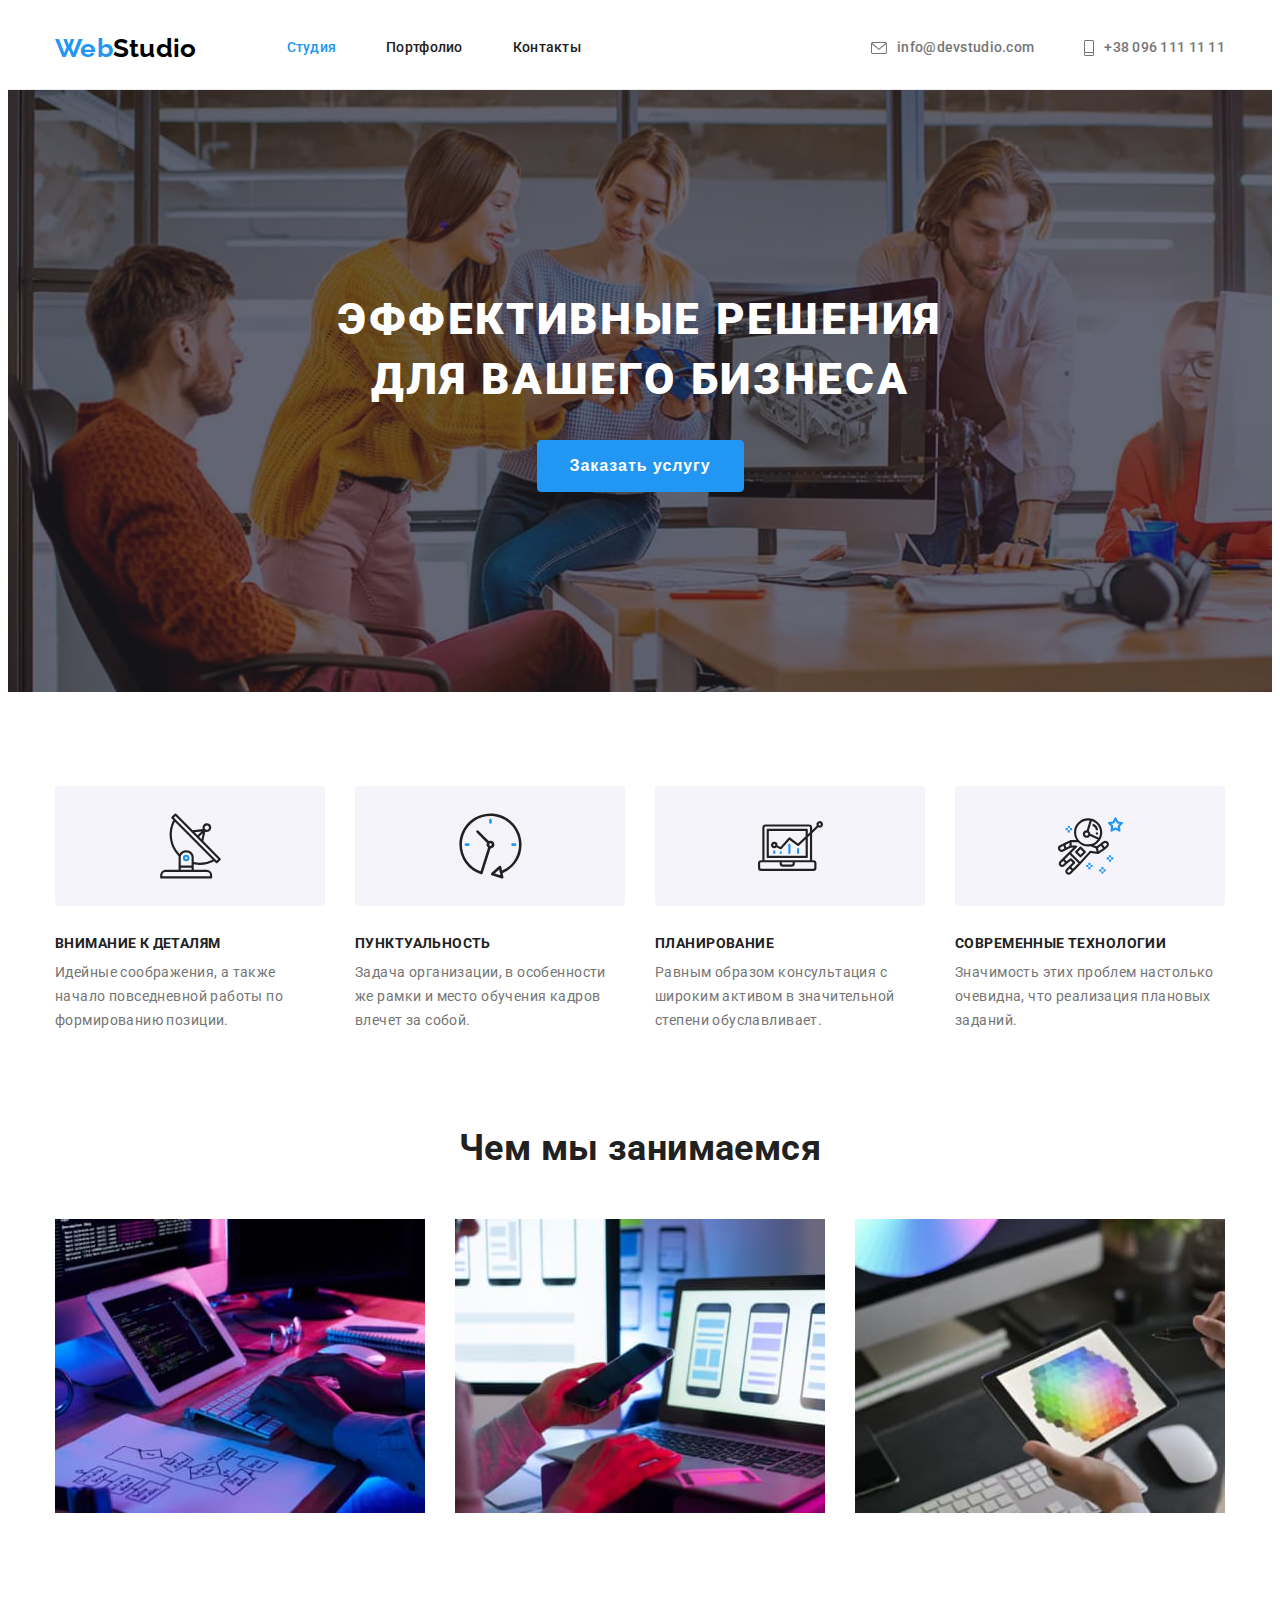
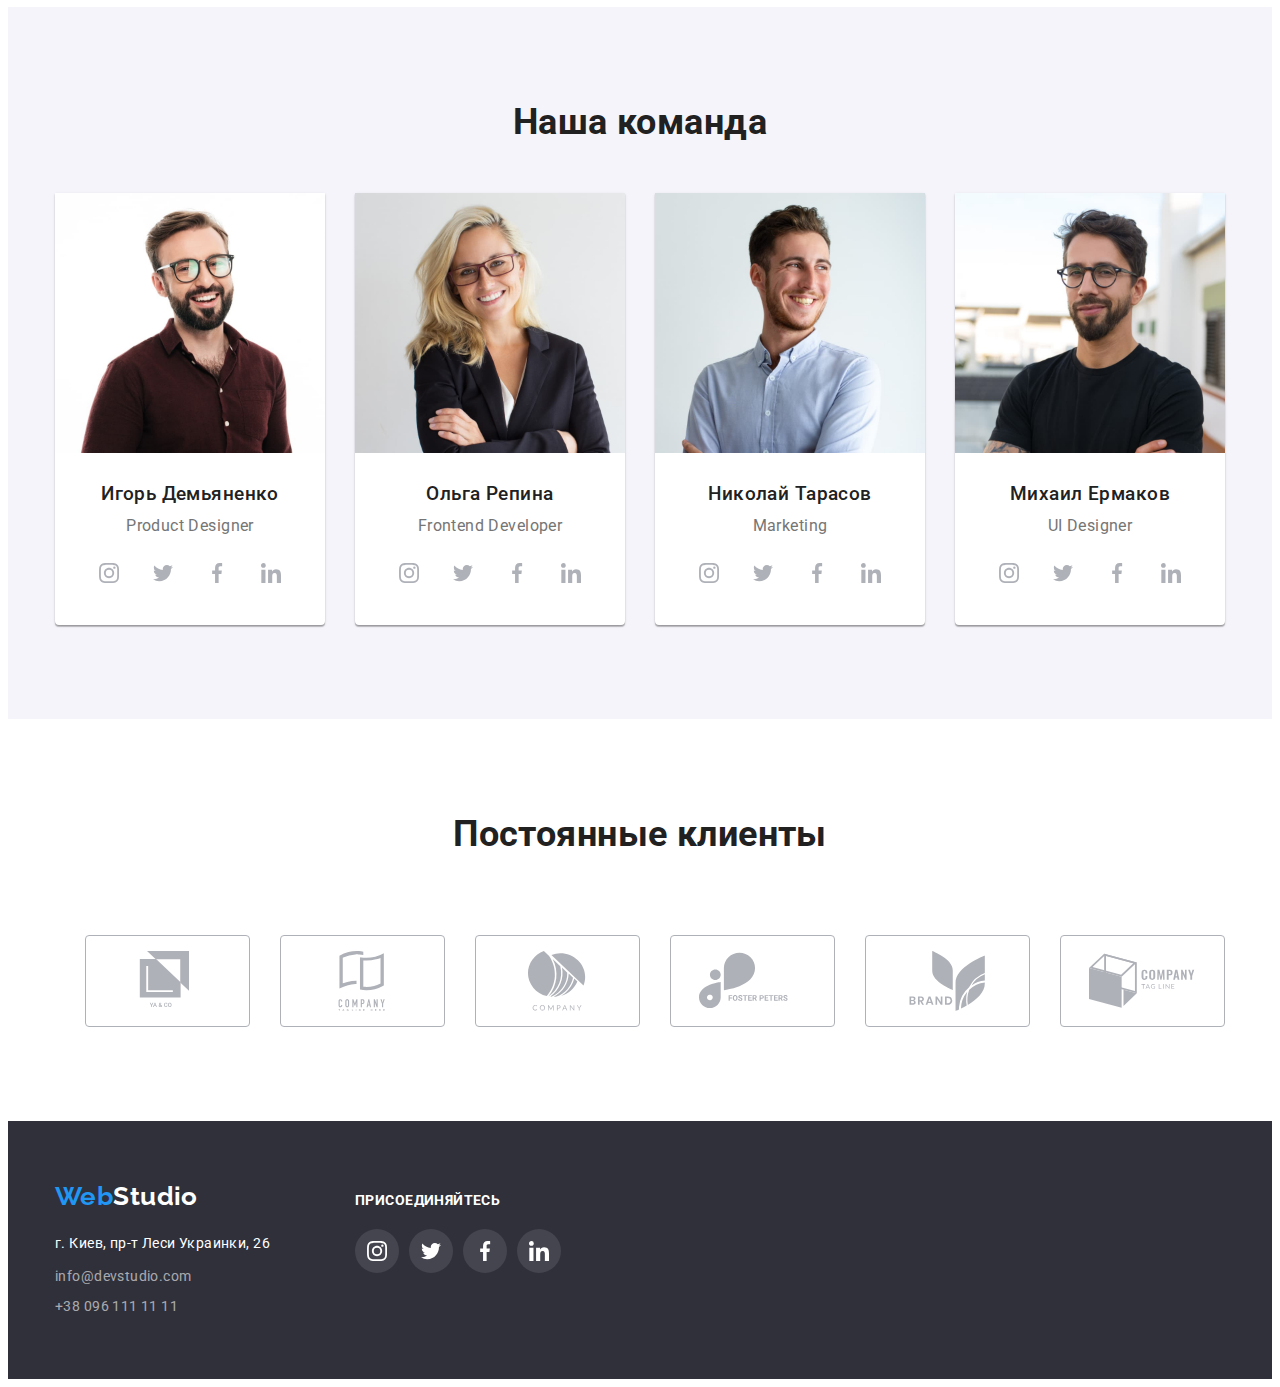
<file: index.html>
<!DOCTYPE html>
<html lang="ru">
  <head>
    <meta charset="UTF-8" />
    <meta http-equiv="X-UA-Compatible" content="IE=edge" />
    <meta name="viewport" content="width=device-width, initial-scale=1.0" />
    <link rel="preconnect" href="https://fonts.gstatic.com" />
    <link
      href="https://fonts.googleapis.com/css2?family=Raleway:wght@700&family=Roboto:wght@400;500;700;900&display=swap"
      rel="stylesheet"
    />
    <link
      rel="stylesheet"
      href="https://cdnjs.cloudflare.com/ajax/libs/modern-normalize/1.0.0/modern-normalize.min.css"
      integrity="sha512-ISS7cAi1PEhQ8jnbJpJZMd29NlhNj4AWYyLOSp2CE/CsHxTCu+r+t0D2yoJudVrd0/8fTVPUVDzY5Tvli75u/g=="
      crossorigin="anonymous"
    />
    <link rel="stylesheet" href="./css/styles.css" />
    <title>WebStudio | Студия</title>
  </head>
  <body>
    <header class="header">
      <div class="container">
        <nav class="navigation">
          <a class="logo link" href="./"><span class="accent">Web</span>Studio</a>
          <ul class="list menu">
            <li class="menu-item"><a class="link current" href="./index.html">Студия</a></li>
            <li class="menu-item"><a class="link" href="./portfolio.html">Портфолио</a></li>
            <li class="menu-item"><a class="link" href="">Контакты</a></li>
          </ul>
        </nav>
        <ul class="list contacts">
          <li class="contacts-item">
            <a class="link contacts-item-link" href="mailto:info@devstudio.com"
              ><svg width="16" height="12" class="icon contacts-icon icon-envelope">
                <use href="./images/sprite.svg#icon-envelope"></use>
              </svg>
              info@devstudio.com</a
            >
          </li>
          <li class="contacts-item">
            <a class="link contacts-item-link" href="tel:+380961111111"
              ><svg width="10" height="16" class="icon contacts-icon icon-smartphone">
                <use href="./images/sprite.svg#icon-cell"></use>
              </svg>
              +38 096 111 11 11</a
            >
          </li>
        </ul>
      </div>
    </header>
    <main>
      <!--Hero -->
      <section class="hero">
        <div class="container">
          <h1 class="hero-title title">Эффективные решения для вашего бизнеса</h1>
          <button class="hero-button button primary" type="button">Заказать услугу</button>
        </div>
      </section>
      <!--Characteristics-->
      <section class="qualities section">
        <div class="container">
          <h2 class="title section-title visually-hidden">Особенности</h2>
          <ul class="list flex-grid qualities-list">
            <li class="flex-grid-item qualities-list-item">
              <div class="qualities-icon-container">
                <svg width="65" height="70" class="icon qualities-icon">
                  <use href="./images/sprite.svg#icon-antenna"></use>
                </svg>
              </div>
              <h3 class="qualities-list-item-title title">Внимание к деталям</h3>
              <p class="qualities-list-item-text">
                Идейные соображения, а также начало повседневной работы по формированию позиции.
              </p>
            </li>
            <li class="flex-grid-item qualities-list-item">
              <div class="qualities-icon-container">
                <svg width="65" height="70" class="icon qualities-icon">
                  <use href="./images/sprite.svg#icon-clock"></use>
                </svg>
              </div>
              <h3 class="qualities-list-item-title title">Пунктуальность</h3>
              <p class="qualities-list-item-text">
                Задача организации, в особенности же рамки и место обучения кадров влечет за собой.
              </p>
            </li>
            <li class="flex-grid-item qualities-list-item">
              <div class="qualities-icon-container">
                <svg width="65" height="70" class="icon qualities-icon">
                  <use href="./images/sprite.svg#icon-diagram"></use>
                </svg>
              </div>
              <h3 class="qualities-list-item-title title">Планирование</h3>
              <p class="qualities-list-item-text">
                Равным образом консультация с широким активом в значительной степени обуславливает.
              </p>
            </li>
            <li class="flex-grid-item qualities-list-item">
              <div class="qualities-icon-container">
                <svg width="65" height="70" class="icon qualities-icon">
                  <use href="./images/sprite.svg#icon-astronaut"></use>
                </svg>
              </div>
              <h3 class="qualities-list-item-title title">Современные технологии</h3>
              <p class="qualities-list-item-text">
                Значимость этих проблем настолько очевидна, что реализация плановых заданий.
              </p>
            </li>
          </ul>
        </div>
      </section>
      <!--What we do-->
      <section class="section">
        <div class="container">
          <h2 class="title section-title">Чем мы занимаемся</h2>
          <ul class="list flex-grid activities-list">
            <li class="flex-grid-item activities-list-item">
              <img src="./images/img3.jpg" alt="клавиатура" width="370" />
            </li>
            <li class="flex-grid-item activities-list-item">
              <img src="./images/img2.jpg" alt="телефон" width="370" />
            </li>
            <li class="flex-grid-item activities-list-item">
              <img src="./images/img1.jpg" alt="планшет" width="370" />
            </li>
          </ul>
        </div>
      </section>
      <!--Our team-->
      <section class="team section">
        <div class="container">
          <h2 class="title section-title">Наша команда</h2>
          <ul class="list flex-grid team-list">
            <li class="flex-grid-item team-list-item">
              <img class="person-portrait" src="./images/img4.jpg" alt="Игорь Демьяненко" width="277.5" />
              <div class="person-label">
                <h3 class="person-name title">Игорь Демьяненко</h3>
                <p class="person-position">Product Designer</p>

                <ul class="list person-socials-list">
                  <li class="socials-list-item">
                    <a href="#" target="_blank" rel="noopener noreferer" class="link social-icon-link">
                      <svg width="20" height="20" class="icon social-icon">
                        <use href="./images/sprite.svg#icon-instagram"></use>
                      </svg>
                    </a>
                  </li>
                  <li class="socials-list-item">
                    <a href="#" target="_blank" rel="noopener noreferer" class="link social-icon-link">
                      <svg width="20" height="20" class="icon social-icon">
                        <use href="./images/sprite.svg#icon-twitter"></use>
                      </svg>
                    </a>
                  </li>
                  <li class="socials-list-item">
                    <a href="#" target="_blank" rel="noopener noreferer" class="link social-icon-link">
                      <svg width="20" height="20" class="icon social-icon">
                        <use href="./images/sprite.svg#icon-facebook"></use>
                      </svg>
                    </a>
                  </li>
                  <li class="socials-list-item">
                    <a href="#" target="_blank" rel="noopener noreferer" class="link social-icon-link">
                      <svg width="20" height="20" class="icon social-icon">
                        <use href="./images/sprite.svg#icon-linkedin"></use>
                      </svg>
                    </a>
                  </li>
                </ul>
              </div>
            </li>
            <li class="flex-grid-item team-list-item">
              <img class="person-portrait" src="./images/img5.jpg" alt="Ольга Репина" width="277.5" />
              <div class="person-label">
                <h3 class="person-name title">Ольга Репина</h3>
                <p class="person-position">Frontend Developer</p>
                <ul class="list person-socials-list">
                  <li class="socials-list-item">
                    <a href="#" target="_blank" rel="noopener noreferer" class="link social-icon-link">
                      <svg width="20" height="20" class="icon social-icon">
                        <use href="./images/sprite.svg#icon-instagram"></use>
                      </svg>
                    </a>
                  </li>
                  <li class="socials-list-item">
                    <a href="#" target="_blank" rel="noopener noreferer" class="link social-icon-link">
                      <svg width="20" height="20" class="icon social-icon">
                        <use href="./images/sprite.svg#icon-twitter"></use>
                      </svg>
                    </a>
                  </li>
                  <li class="socials-list-item">
                    <a href="#" target="_blank" rel="noopener noreferer" class="link social-icon-link">
                      <svg width="20" height="20" class="icon social-icon">
                        <use href="./images/sprite.svg#icon-facebook"></use>
                      </svg>
                    </a>
                  </li>
                  <li class="socials-list-item">
                    <a href="#" target="_blank" rel="noopener noreferer" class="link social-icon-link">
                      <svg width="20" height="20" class="icon social-icon">
                        <use href="./images/sprite.svg#icon-linkedin"></use>
                      </svg>
                    </a>
                  </li>
                </ul>
              </div>
            </li>
            <li class="flex-grid-item team-list-item">
              <img class="person-portrait" src="./images/img6.jpg" alt="Николай Тарасов" width="277.5" />
              <div class="person-label">
                <h3 class="person-name title">Николай Тарасов</h3>
                <p class="person-position">Marketing</p>

                <ul class="list person-socials-list">
                  <li class="socials-list-item">
                    <a href="#" target="_blank" rel="noopener noreferer" class="link social-icon-link">
                      <svg width="20" height="20" class="icon social-icon">
                        <use href="./images/sprite.svg#icon-instagram"></use>
                      </svg>
                    </a>
                  </li>
                  <li class="socials-list-item">
                    <a href="#" target="_blank" rel="noopener noreferer" class="link social-icon-link">
                      <svg width="20" height="20" class="icon social-icon">
                        <use href="./images/sprite.svg#icon-twitter"></use>
                      </svg>
                    </a>
                  </li>
                  <li class="socials-list-item">
                    <a href="#" target="_blank" rel="noopener noreferer" class="link social-icon-link">
                      <svg width="20" height="20" class="icon social-icon">
                        <use href="./images/sprite.svg#icon-facebook"></use>
                      </svg>
                    </a>
                  </li>
                  <li class="socials-list-item">
                    <a href="#" target="_blank" rel="noopener noreferer" class="link social-icon-link">
                      <svg width="20" height="20" class="icon social-icon">
                        <use href="./images/sprite.svg#icon-linkedin"></use>
                      </svg>
                    </a>
                  </li>
                </ul>
              </div>
            </li>
            <li class="flex-grid-item team-list-item">
              <img class="person-portrait" src="./images/img7.jpg" alt="Михаил Ермаков" width="277.5" />
              <div class="person-label">
                <h3 class="person-name title">Михаил Ермаков</h3>
                <p class="person-position">UI Designer</p>
                <ul class="list person-socials-list">
                  <li class="socials-list-item">
                    <a href="#" target="_blank" rel="noopener noreferer" class="link social-icon-link">
                      <svg width="20" height="20" class="icon social-icon">
                        <use href="./images/sprite.svg#icon-instagram"></use>
                      </svg>
                    </a>
                  </li>
                  <li class="socials-list-item">
                    <a href="#" target="_blank" rel="noopener noreferer" class="link social-icon-link">
                      <svg width="20" height="20" class="icon social-icon">
                        <use href="./images/sprite.svg#icon-twitter"></use>
                      </svg>
                    </a>
                  </li>
                  <li class="socials-list-item">
                    <a href="#" target="_blank" rel="noopener noreferer" class="link social-icon-link">
                      <svg width="20" height="20" class="icon social-icon">
                        <use href="./images/sprite.svg#icon-facebook"></use>
                      </svg>
                    </a>
                  </li>
                  <li class="socials-list-item">
                    <a href="#" target="_blank" rel="noopener noreferer" class="link social-icon-link">
                      <svg width="20" height="20" class="icon social-icon">
                        <use href="./images/sprite.svg#icon-linkedin"></use>
                      </svg>
                    </a>
                  </li>
                </ul>
              </div>
            </li>
          </ul>
        </div>
      </section>
      <section class="section clients-section">
        <div class="container">
          <h2 class="title section-title">Постоянные клиенты</h2>
          <ul class="list clients-list flex-grid">
            <li class="flex-grid-item clients-list-item">
              <a href="#" target="_blank" rel="noopener noreferer" class="link"
                ><svg class="client-logo-icon" width="106" height="60">
                  <use href="./images/sprite.svg#icon-logo-one"></use>
                </svg>
              </a>
            </li>
            <li class="flex-grid-item clients-list-item">
              <a href="#" target="_blank" rel="noopener noreferer" class="link"
                ><svg class="client-logo-icon" width="106" height="60">
                  <use href="./images/sprite.svg#icon-logo-two"></use>
                </svg>
              </a>
            </li>
            <li class="flex-grid-item clients-list-item">
              <a href="#" target="_blank" rel="noopener noreferer" class="link"
                ><svg class="client-logo-icon" width="106" height="60">
                  <use href="./images/sprite.svg#icon-logo-three"></use>
                </svg>
              </a>
            </li>
            <li class="flex-grid-item clients-list-item">
              <a href="#" target="_blank" rel="noopener noreferer" class="link"
                ><svg class="client-logo-icon" width="106" height="60">
                  <use href="./images/sprite.svg#icon-logo-four"></use>
                </svg>
              </a>
            </li>
            <li class="flex-grid-item clients-list-item">
              <a href="#" target="_blank" rel="noopener noreferer" class="link"
                ><svg class="client-logo-icon" width="106" height="60">
                  <use href="./images/sprite.svg#icon-logo-five"></use>
                </svg>
              </a>
            </li>
            <li class="flex-grid-item clients-list-item">
              <a href="#" target="_blank" rel="noopener noreferer" class="link"
                ><svg class="client-logo-icon" width="106" height="60">
                  <use href="./images/sprite.svg#icon-logo-six"></use>
                </svg>
              </a>
            </li>
          </ul>
        </div>
      </section>
    </main>
    <footer class="footer">
      <div class="container footer-container">
        <div class="address-container">
          <a class="logo link" href="./"><span class="accent">Web</span>Studio</a>
          <address class="address">
            <p class="address-item">г. Киев, пр-т Леси Украинки, 26</p>
            <ul class="list contacts">
              <li class="contacts-item">
                <a class="link" href="mailto:info@devstudio.com">info@devstudio.com</a>
              </li>
              <li class="contacts-item">
                <a class="link" href="tel:+380961111111">+38 096 111 11 11</a>
              </li>
            </ul>
          </address>
        </div>
        <div class="join-us-container">
          <h2 class="join-us-header">присоединяйтесь</h2>
          <ul class="list socials-list">
            <li class="socials-list-item">
              <a href="#" target="_blank" rel="noopener noreferer" class="link social-icon-link">
                <svg width="20" height="20" class="icon social-icon">
                  <use href="./images/sprite.svg#icon-instagram"></use>
                </svg>
              </a>
            </li>
            <li class="socials-list-item">
              <a href="#" target="_blank" rel="noopener noreferer" class="link social-icon-link">
                <svg width="20" height="20" class="icon social-icon">
                  <use href="./images/sprite.svg#icon-twitter"></use>
                </svg>
              </a>
            </li>
            <li class="socials-list-item">
              <a href="#" target="_blank" rel="noopener noreferer" class="link social-icon-link">
                <svg width="20" height="20" class="icon social-icon">
                  <use href="./images/sprite.svg#icon-facebook"></use>
                </svg>
              </a>
            </li>
            <li class="socials-list-item">
              <a href="#" target="_blank" rel="noopener noreferer" class="link social-icon-link">
                <svg width="20" height="20" class="icon social-icon">
                  <use href="./images/sprite.svg#icon-linkedin"></use>
                </svg>
              </a>
            </li>
          </ul>
        </div>
      </div>
    </footer>
  </body>
</html>
</file>
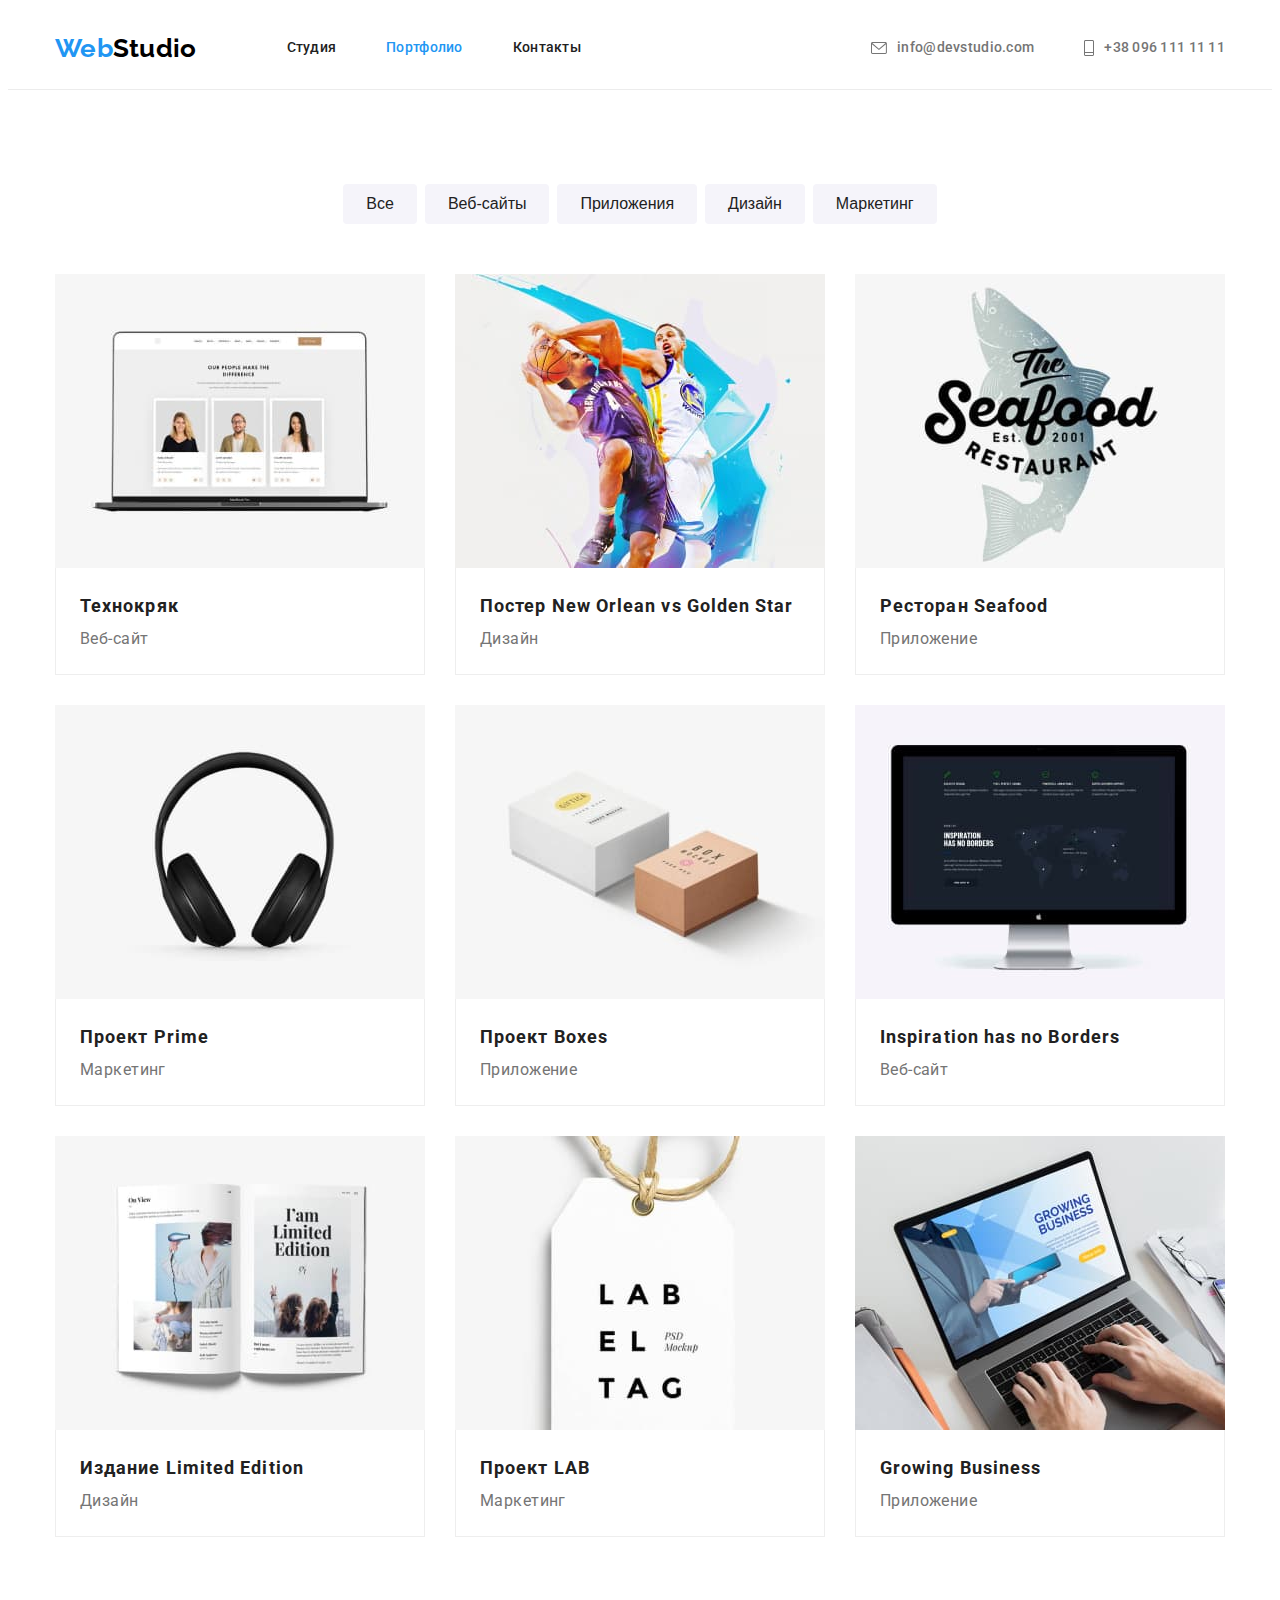
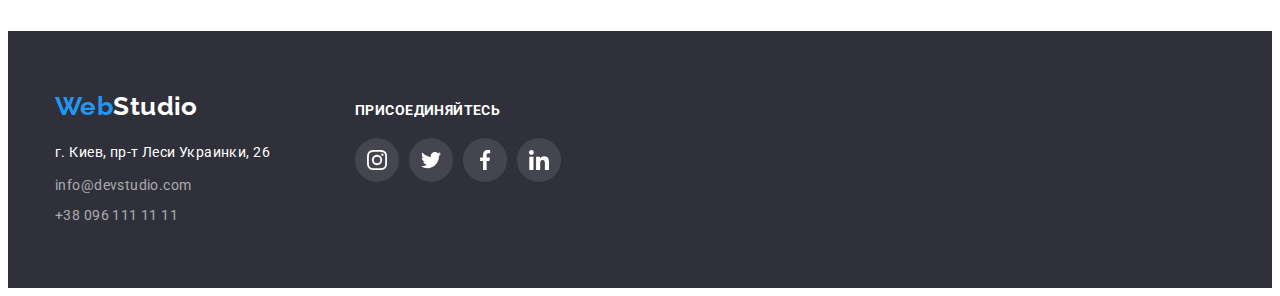
<file: portfolio.html>
<!DOCTYPE html>
<html lang="ru">
  <head>
    <meta charset="UTF-8" />
    <meta http-equiv="X-UA-Compatible" content="IE=edge" />
    <meta name="viewport" content="width=device-width, initial-scale=1.0" />
    <link rel="preconnect" href="https://fonts.gstatic.com" />
    <link
      href="https://fonts.googleapis.com/css2?family=Raleway:wght@700&family=Roboto:wght@400;500;700;900&display=swap"
      rel="stylesheet"
    />
    <link
      rel="stylesheet"
      href="https://cdnjs.cloudflare.com/ajax/libs/modern-normalize/1.0.0/modern-normalize.min.css"
      integrity="sha512-ISS7cAi1PEhQ8jnbJpJZMd29NlhNj4AWYyLOSp2CE/CsHxTCu+r+t0D2yoJudVrd0/8fTVPUVDzY5Tvli75u/g=="
      crossorigin="anonymous"
    />
    <link rel="stylesheet" href="./css/styles.css" />
    <title>WebStudio | Портфолио</title>
  </head>
  <body>
    <header class="header">
      <div class="container">
        <nav class="navigation">
          <a class="logo link" href="./"><span class="accent">Web</span>Studio</a>
          <ul class="list menu">
            <li class="menu-item"><a class="link" href="./index.html">Студия</a></li>
            <li class="menu-item"><a class="link current" href="./portfolio.html">Портфолио</a></li>
            <li class="menu-item"><a class="link" href="">Контакты</a></li>
          </ul>
        </nav>
        <ul class="list contacts">
          <li class="contacts-item">
            <a class="link contacts-item-link" href="mailto:info@devstudio.com"
              ><svg width="16" height="12" class="icon contacts-icon icon-envelope">
                <use href="./images/sprite.svg#icon-envelope"></use>
              </svg>
              info@devstudio.com</a
            >
          </li>
          <li class="contacts-item">
            <a class="link contacts-item-link" href="tel:+380961111111"
              ><svg width="10" height="16" class="icon contacts-icon icon-smartphone">
                <use href="./images/sprite.svg#icon-cell"></use>
              </svg>
              +38 096 111 11 11</a
            >
          </li>
        </ul>
      </div>
    </header>
    <main>
      <section class="section">
        <div class="container">
          <h1 class="title visually-hidden">Портфолио</h1>
          <ul class="list filter-list">
            <li class="filter-list-item"><button class="button" type="button">Все</button></li>
            <li class="filter-list-item"><button class="button" type="button">Веб-сайты</button></li>
            <li class="filter-list-item"><button class="button" type="button">Приложения</button></li>
            <li class="filter-list-item"><button class="button" type="button">Дизайн</button></li>
            <li class="filter-list-item"><button class="button" type="button">Маркетинг</button></li>
          </ul>
          <ul class="list flex-grid projects-list">
            <li class="flex-grid-item project-item">
              <a class="link project-link" target="_blank" rel="noopener noreferer" href="">
                <img class="project-image" src="./images/img8.jpg" alt="ноутбук" />
                <div class="project-label">
                  <h2 class="project-name title">Технокряк</h2>
                  <p class="project-category">Веб-сайт</p>
                </div>
              </a>
            </li>
            <li class="flex-grid-item project-item">
              <a class="link project-link" target="_blank" rel="noopener noreferer" href="">
                <img class="project-image" src="./images/img9.jpg" alt="баскетболисты" width="370" />
                <div class="project-label">
                  <h2 class="project-name title">Постер New Orlean vs Golden Star</h2>
                  <p class="project-category">Дизайн</p>
                </div>
              </a>
            </li>
            <li class="flex-grid-item project-item">
              <a class="link project-link" target="_blank" rel="noopener noreferer" href="">
                <img class="project-image" src="./images/img10.jpg" alt="лого ресторана" width="370" />
                <div class="project-label">
                  <h2 class="project-name title">Ресторан Seafood</h2>
                  <p class="project-category">Приложение</p>
                </div>
              </a>
            </li>
            <li class="flex-grid-item project-item">
              <a class="link project-link" target="_blank" rel="noopener noreferer" href="">
                <img class="project-image" src="./images/img11.jpg" alt="наушники" width="370" />
                <div class="project-label">
                  <h2 class="project-name title">Проект Prime</h2>
                  <p class="project-category">Маркетинг</p>
                </div>
              </a>
            </li>
            <li class="flex-grid-item project-item">
              <a class="link project-link" target="_blank" rel="noopener noreferer" href="">
                <img class="project-image" src="./images/img12.jpg" alt="коробки" width="370" />
                <div class="project-label">
                  <h2 class="project-name title">Проект Boxes</h2>
                  <p class="project-category">Приложение</p>
                </div>
              </a>
            </li>
            <li class="flex-grid-item project-item">
              <a class="link project-link" target="_blank" rel="noopener noreferer" href="">
                <img class="project-image" src="./images/img13.jpg" alt="монитор" width="370" />
                <div class="project-label">
                  <h2 class="project-name title">Inspiration has no Borders</h2>
                  <p class="project-category">Веб-сайт</p>
                </div>
              </a>
            </li>
            <li class="flex-grid-item project-item">
              <a class="link project-link" target="_blank" rel="noopener noreferer" href="">
                <img class="project-image" src="./images/img14.jpg" alt="книга" width="370" />
                <div class="project-label">
                  <h2 class="project-name title">Издание Limited Edition</h2>
                  <p class="project-category">Дизайн</p>
                </div>
              </a>
            </li>
            <li class="flex-grid-item project-item">
              <a class="link project-link" target="_blank" rel="noopener noreferer" href="">
                <img class="project-image" src="./images/img15.jpg" alt="бирка" width="370" />
                <div class="project-label">
                  <h2 class="project-name title">Проект LAB</h2>
                  <p class="project-category">Маркетинг</p>
                </div>
              </a>
            </li>
            <li class="flex-grid-item project-item">
              <a class="link project-link" target="_blank" rel="noopener noreferer" href="">
                <img class="project-image" src="./images/img16.jpg" alt="ноутбук" width="370" />
                <div class="project-label">
                  <h2 class="project-name title">Growing Business</h2>
                  <p class="project-category">Приложение</p>
                </div>
              </a>
            </li>
          </ul>
        </div>
      </section>
    </main>
    <footer class="footer">
      <div class="container footer-container">
        <div class="address-container">
          <a class="logo link" href="./"><span class="accent">Web</span>Studio</a>
          <address class="address">
            <p class="address-item">г. Киев, пр-т Леси Украинки, 26</p>
            <ul class="list contacts">
              <li class="contacts-item">
                <a class="link" href="mailto:info@devstudio.com">info@devstudio.com</a>
              </li>
              <li class="contacts-item">
                <a class="link" href="tel:+380961111111">+38 096 111 11 11</a>
              </li>
            </ul>
          </address>
        </div>
        <div class="join-us-container">
          <h2 class="join-us-header">присоединяйтесь</h2>
          <div class="socials-container">
            <ul class="list socials-list">
              <li class="socials-list-item">
                <a href="#" target="_blank" rel="noopener noreferer" class="link social-icon-link">
                  <svg width="20" height="20" class="icon social-icon">
                    <use href="./images/sprite.svg#icon-instagram"></use>
                  </svg>
                </a>
              </li>
              <li class="socials-list-item">
                <a href="#" target="_blank" rel="noopener noreferer" class="link social-icon-link">
                  <svg width="20" height="20" class="icon social-icon">
                    <use href="./images/sprite.svg#icon-twitter"></use>
                  </svg>
                </a>
              </li>
              <li class="socials-list-item">
                <a href="#" target="_blank" rel="noopener noreferer" class="link social-icon-link">
                  <svg width="20" height="20" class="icon social-icon">
                    <use href="./images/sprite.svg#icon-facebook"></use>
                  </svg>
                </a>
              </li>
              <li class="socials-list-item">
                <a href="#" target="_blank" rel="noopener noreferer" class="link social-icon-link">
                  <svg width="20" height="20" class="icon social-icon">
                    <use href="./images/sprite.svg#icon-linkedin"></use>
                  </svg>
                </a>
              </li>
            </ul>
          </div>
        </div>
      </div>
    </footer>
  </body>
</html>
</file>
<file: css/styles.css>
:root {
  --accent-color: #2196f3;
  --logo-header-color: #000000;
  --title-text-color: #212121;
  --primary-text-color: #757575;
  --header-border-color: #ececec;
  --primary-icon-color: #afb1b8;
  --hero-overlay-background-color: rgba(47, 48, 58, 0.4);
  --portfolio-border-color: #eeeeee;
  --primary-button-text-color: #ffffff;
  --footer-secondary-text-color: rgba(255, 255, 255, 0.6);
  --footer-icon-background-color: rgba(255, 255, 255, 0.1);
  --background-primary-color: #ffffff;
  --background-secondary-color: #f5f4fa;
  --background-dark-primary-text-color: #ffffff;
  --background-dark-color: #2f303a;
  --logo-font-family: 'Raleway', sans-serif;
  --primary-font-family: 'Roboto', sans-serif;
  --flex-grid-margin: 30px;
}

html {
  box-sizing: border-box;
}

*,
*::before,
*::after {
  box-sizing: inherit;
}

body {
  font-family: var(--primary-font-family);
  font-size: 14px;
  line-height: 1.71;
  letter-spacing: 0.03em;

  color: var(--primary-text-color);
  background-color: var(--background-primary-color);
}

h1,
h2,
h3,
h4,
h5,
h6,
p {
  margin: 0;
}

img {
  display: block;
  max-width: 100%;
  height: auto;
}

.container {
  width: 1200px;
  margin: 0 auto;
  padding: 0 15px;
}

.visually-hidden {
  position: absolute !important;
  clip: rect(1px, 1px, 1px, 1px);
  padding: 0 !important;
  border: 0 !important;
  height: 1px !important;
  width: 1px !important;
  overflow: hidden;
}

.title {
  margin: 0;
  padding: 0;
  color: var(--title-text-color);
}

.button {
  font-size: 16px;
  line-height: 1.62;
  font-weight: 500;
  display: inline-block;
  text-align: center;
  padding: 6px 22px;
  border: 1px solid transparent;
  border-radius: 4px;
  color: var(--title-text-color);
  background-color: var(--background-secondary-color);
  cursor: pointer;
}

.button.primary,
.button:focus,
.button:hover {
  border-color: var(--accent-color);
  color: var(--primary-button-text-color);
  background-color: var(--accent-color);
  box-shadow: 0px 3px 1px rgba(0, 0, 0, 0.1), 0px 1px 2px rgba(0, 0, 0, 0.08), 0px 2px 2px rgba(0, 0, 0, 0.12);
}

.link {
  color: inherit;
  text-decoration: none;
}

.link:hover,
.link:focus {
  color: var(--accent-color);
}

.list {
  list-style: none;
  padding-left: 0;
  margin: 0;
}

.logo {
  font-family: var(--logo-font-family);
  font-weight: 700;
  font-size: 26px;
  line-height: 1.19;

  color: var(--logo-header-color);
}

.accent,
.current {
  color: var(--accent-color);
}

.flex-grid {
  display: flex;
  flex-wrap: wrap;
}

.header {
  font-weight: 500;
  line-height: 1.14;
  letter-spacing: 0.02em;
  border-bottom: 1px solid var(--header-border-color);
}

.header>.container {
  display: flex;
  align-items: center;
  padding-top: 25px;
  padding-bottom: 25px;
}

.section {
  padding-top: 94px;
  padding-bottom: 94px;
}

.section-title {
  margin-bottom: 50px;
  font-size: 36px;
  line-height: 1.17;
  text-align: center;
}

.navigation {
  display: flex;
  margin-right: auto;
}

.navigation .logo {
  margin-right: 90px;
}

.menu {
  display: flex;
  align-items: center;
}

.contacts-item-link {
  display: flex;
  align-items: center;
}

.menu-item:not(:last-child),
.header .contacts-item:not(:last-child) {
  margin-right: 50px;
}

.header .contacts {
  display: flex;
  align-items: center;
}

.contacts-icon {
  fill: currentColor;
  margin-right: 10px;
}

.logo.link:hover,
.logo.link:focus {
  color: inherit;
}

.navigation {
  color: var(--title-text-color);
}

.hero {
  padding-top: 200px;
  padding-bottom: 200px;
  max-width: 1600px;
  margin-left: auto;
  margin-right: auto;

  background-color: var(--background-dark-color);
  background-image: linear-gradient(to right,
      var(--hero-overlay-background-color),
      var(--hero-overlay-background-color)),
    url('../images/img17.jpg');
  background-repeat: no-repeat;
  background-size: cover;
}

.hero .container {
  text-align: center;
  width: 700px;
}

.hero-title {
  margin-bottom: 30px;
  font-weight: 900;
  font-size: 44px;
  line-height: 1.36;
  letter-spacing: 0.06em;
  text-transform: uppercase;
  color: var(--background-dark-primary-text-color);
}

.button.hero-button {
  font-weight: 700;
  padding: 10px 32px;
  font-size: 16px;
  line-height: 1.87;
  letter-spacing: 0.06em;
  box-shadow: none;
}

.qualities.section {
  padding-bottom: 0;
}

.qualities-list-item {
  flex-basis: calc((100% - 3 * var(--flex-grid-margin)) / 4); 
}

.qualities-list-item:not(:last-child) {
  margin-right: var(--flex-grid-margin);
}

.qualities-list-item-title {
  margin-bottom: 10px;
  font-size: 14px;

  line-height: 1.14;
  letter-spacing: 0.03em;
  text-transform: uppercase;
}

.qualities-icon-container {
  display: flex;
  justify-content: center;
  padding-top: 25px;
  padding-bottom: 25px;
  margin-bottom: 30px;
  background-color: var(--background-secondary-color);
  border-radius: 4px;
}

.activities-list-item {
  flex-basis: calc((100% - 2 * var(--flex-grid-margin)) / 3);
}

.activities-list-item:not(:last-child) {
  margin-right: var(--flex-grid-margin);
}

.team {
  font-size: 16px;
  line-height: 1.19;
  text-align: center;
  background-color: var(--background-secondary-color);
}

.team-list-item {
  flex-basis: calc((100% - 3 * var(--flex-grid-margin)) / 4);
  background-color: var(--background-primary-color);
  box-shadow: 0px 1px 3px rgba(0, 0, 0, 0.12), 0px 1px 1px rgba(0, 0, 0, 0.14), 0px 2px 1px rgba(0, 0, 0, 0.2);
  border-radius: 0px 0px 4px 4px;
}

.team-list-item:not(:last-child) {
  margin-right: 30px;
} 

.person-label {
  padding: 30px 32px;
}

.person-name {
  font-weight: 500;
  margin-bottom: 10px;
}

.person-position {
  margin-bottom: 16px;
}

.person-socials-list {
  display: flex;
  justify-content: center;
}

.socials-list-item:not(:last-child) {
  margin-right: 10px;
}

.social-icon-link {
  display: flex;
  width: 44px;
  height: 44px;
  border-radius: 50%;
  align-items: center;
  justify-content: center;
  color: var(--primary-icon-color);
  fill: currentColor;
}


.social-icon-link:hover,
.social-icon-link:focus {
  color: var(--background-primary-color);
  background-color: var(--accent-color);
}



.filter-list {
  display: flex;
  justify-content: center;
  margin-bottom: 50px;
  font-weight: 500;
  font-size: 16px;
  line-height: 1.62;
}

.filter-list-item:not(:last-child) {
  margin-right: 8px;
}


.project-label {
  padding: 20px 24px;
  border-right: 1px solid var(--portfolio-border-color);
  border-bottom: 1px solid var(--portfolio-border-color);
  border-left: 1px solid var(--portfolio-border-color);
  max-width: 370px;
}

.flex-grid-item.project-item:nth-child(n+7) {
  margin-bottom: 0px;
}

.flex-grid-item.project-item:nth-child(3n) {
  margin-right: 0px;
}

.project-item {
  flex-basis: calc((100% - 2 * var(--flex-grid-margin)) / 3);
  word-wrap:nowrap;
}

.project-item:not(:last-child) {
  margin-right: var(--flex-grid-margin);
  margin-bottom: var(--flex-grid-margin);
}

.project-image {
  margin-right: 0px;
}

.project-link {
  display: block;
}

.project-link:hover,
.project-link:focus {
  color: inherit;
  box-shadow: 0px 1px 1px rgba(0, 0, 0, 0.12), 0px 4px 4px rgba(0, 0, 0, 0.06), 1px 4px 6px rgba(0, 0, 0, 0.16);
}

.project-name {
  font-size: 18px;
  line-height: 2;
  letter-spacing: 0.06em;
}

.project-category {
  font-size: 16px;
  line-height: 1.87;
}

.clients-list-item {
  flex-basis: calc((100% - 6 * var(--flex-grid-margin)) / 6);
  margin-top: var(--flex-grid-margin);
  margin-left: var(--flex-grid-margin);
}

.clients-list-item .link {
  display: flex;
  padding-top: 15px;
  padding-bottom: 15px;
  justify-content: center;

  border: 1px solid var(--primary-icon-color);
  border-radius: 4px;
  color: var(--primary-icon-color);
  fill: currentColor;
}

.clients-list-item .link:hover,
.clients-list-item .link:focus {
  border-color: var(--accent-color);
  color: var(--accent-color);
}

.client-logo-icon {
  --fill: currentColor;
}

.footer {
  padding-top: 60px;
  padding-bottom: 60px;
  color: var(--background-dark-primary-text-color);
  background-color: var(--background-dark-color);
}

.footer-container {
  display: flex;
  align-items: baseline;
}

.address-container {
  width: 270px;
  margin-right: 30px;
}

.footer .logo.link {
  color: inherit;
  display: inline-block;
  margin-bottom: 20px;
}

.address {
  color: var(--footer-secondary-text-color);
  font-style: normal;
}

.address-item {
  color: var(--background-dark-primary-text-color);
  margin-bottom: 9px;
}

.footer .contacts-item:not(:last-child) {
  margin-bottom: 6px;
}

.join-us-container {
  width: 270px;
}

.join-us-header {
  font-size: 14px;
  line-height: 1.14;
  text-transform: uppercase;
  margin-bottom: 20px;
}

.socials-list {
  display: flex;
}

.footer .social-icon-link {
  background-color: var(--footer-icon-background-color);
  color: var(--background-dark-primary-text-color);
}

.footer .social-icon-link:hover,
.footer .social-icon-link:focus {
  background-color: var(--accent-color);
}
</file>
